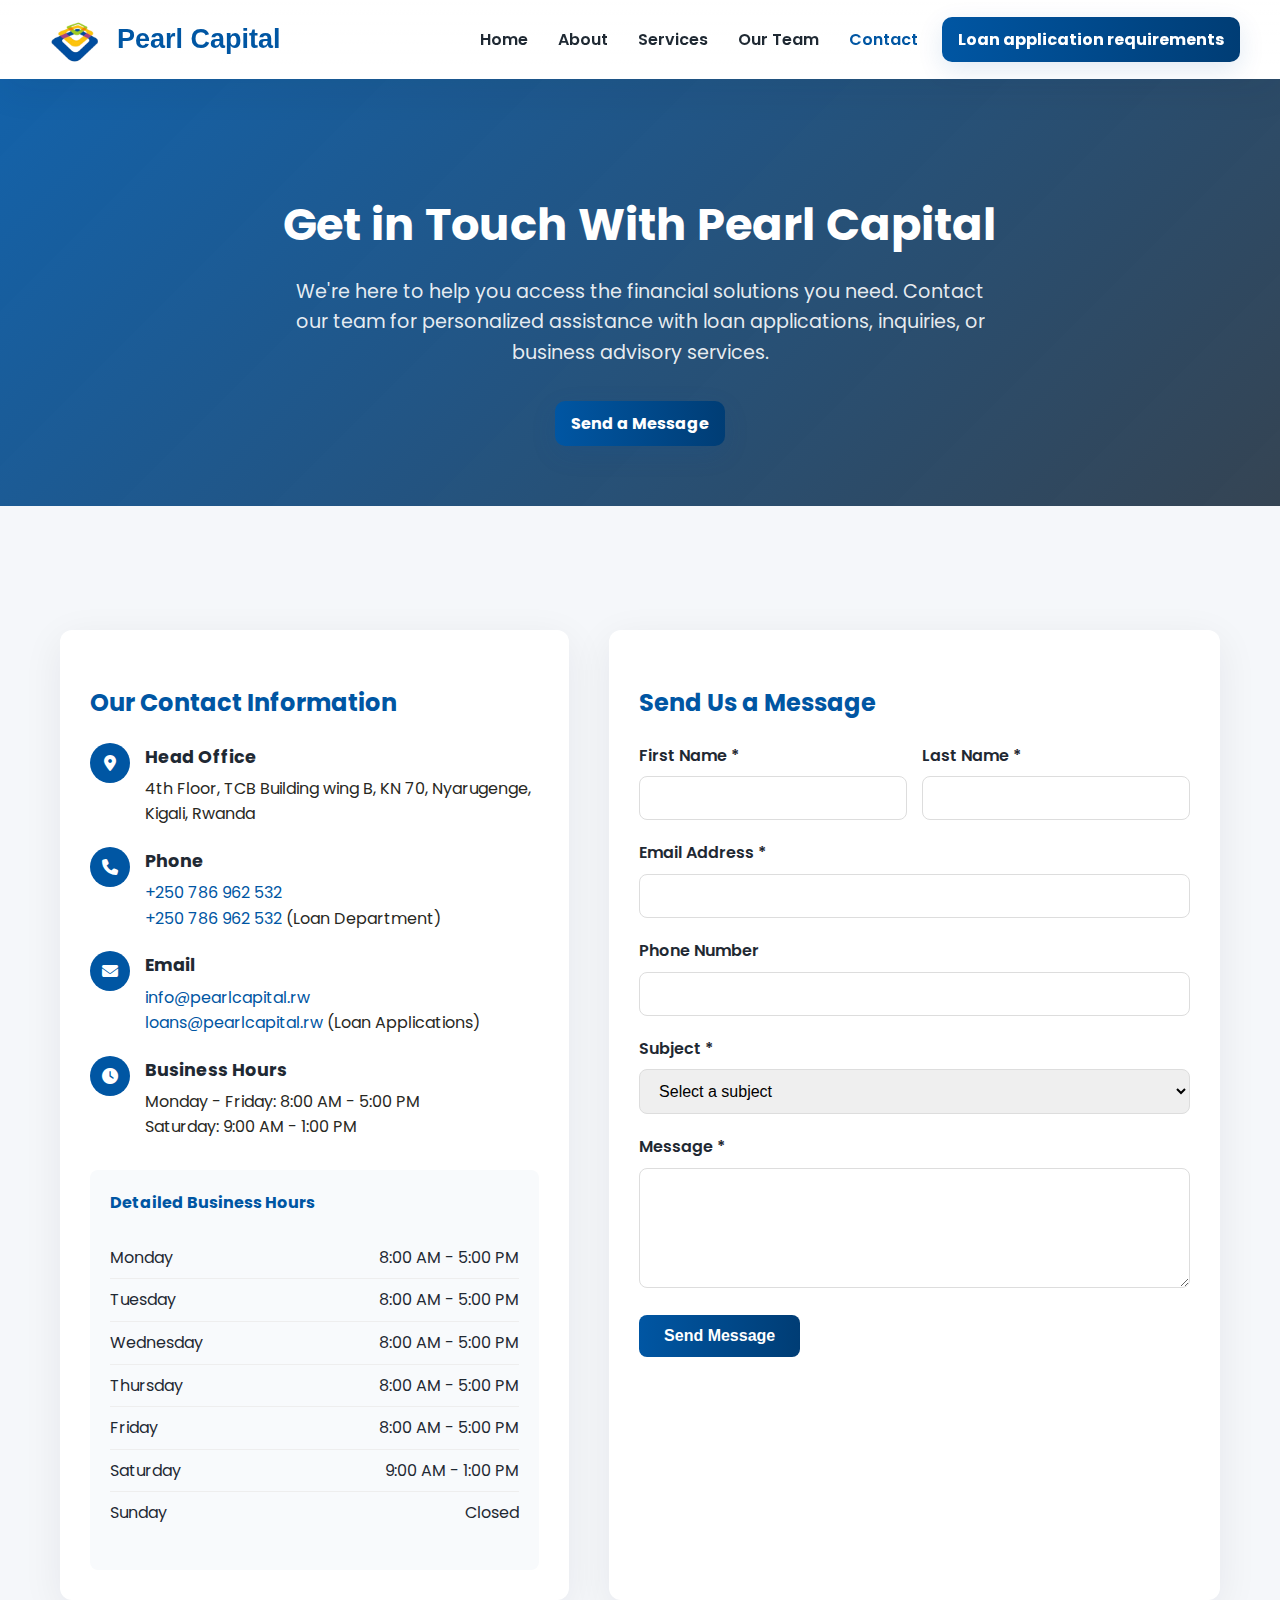
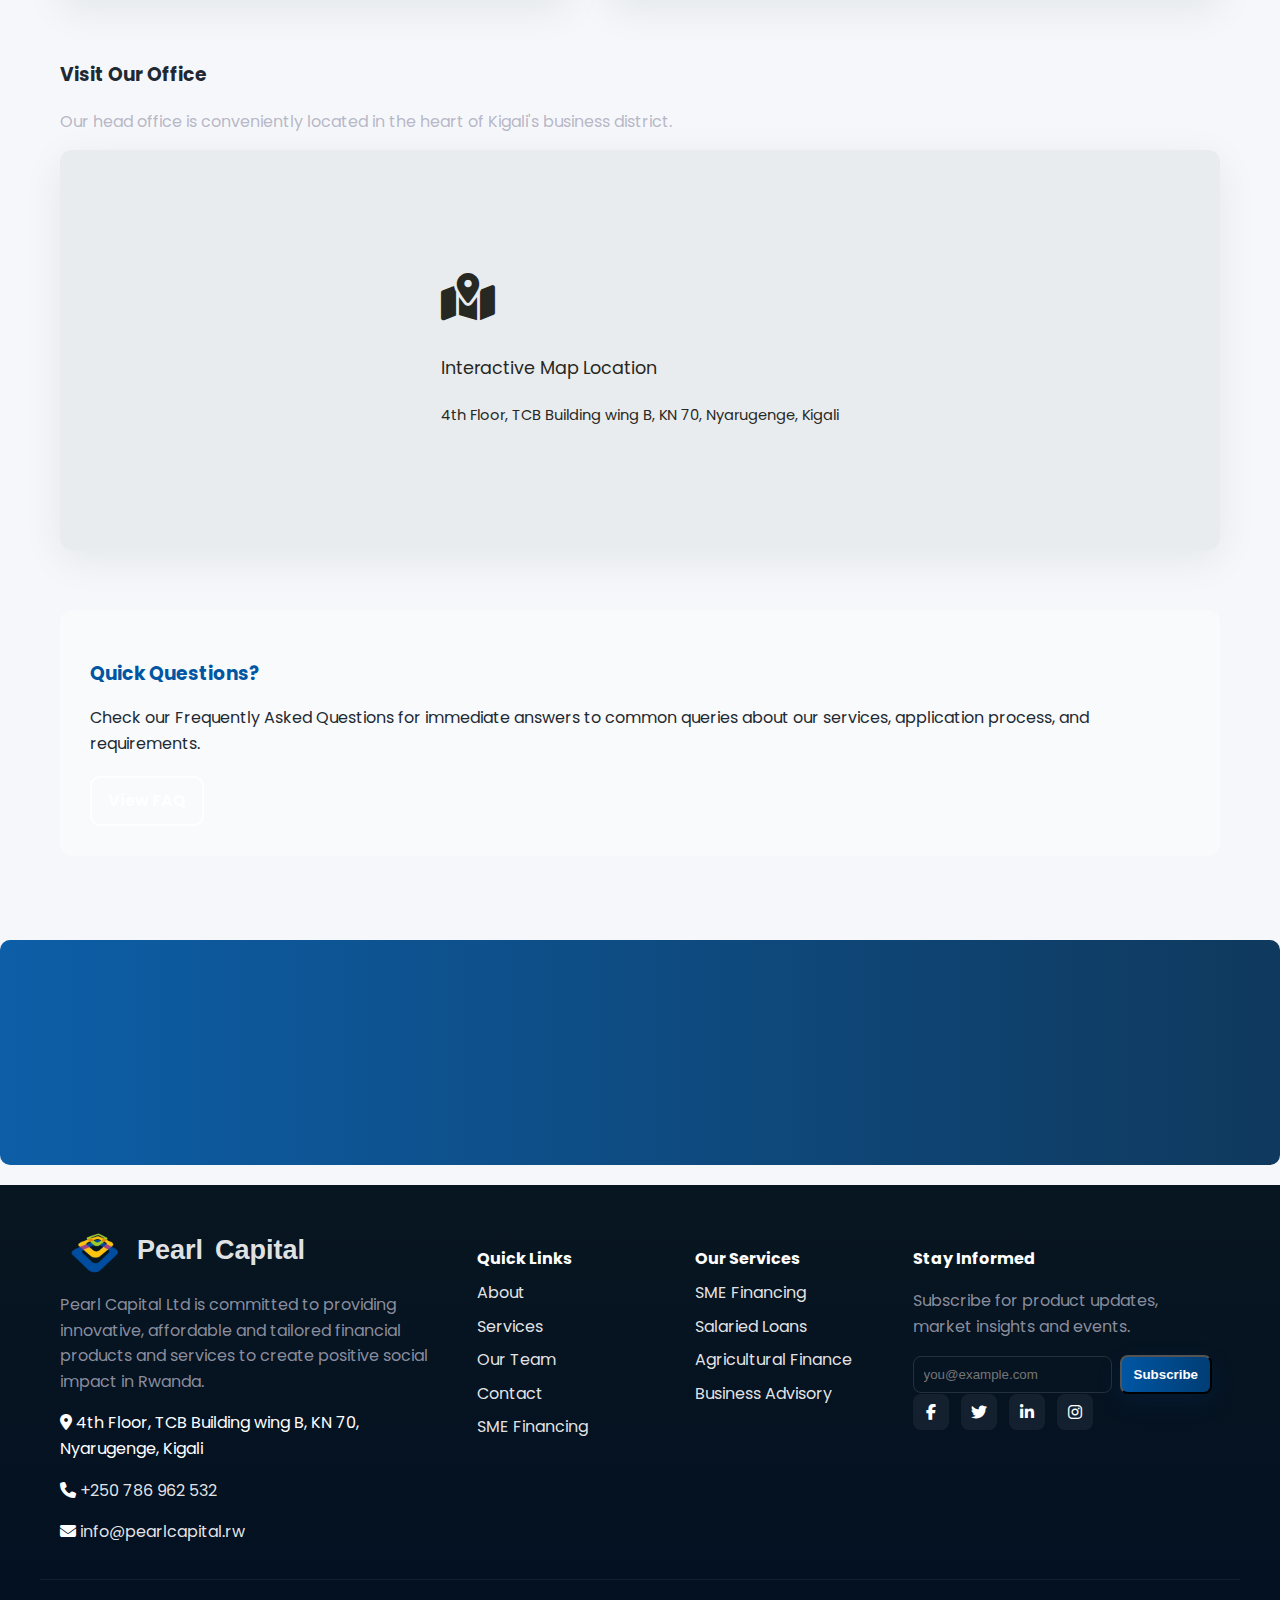
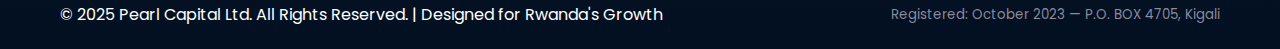
<file: contact.html>
<!DOCTYPE html>
<html lang="en">

<head>
    <meta charset="utf-8" />
    <meta name="viewport" content="width=device-width,initial-scale=1" />
    <link rel="icon" href="logo.png">

    <meta name="description"
        content="Contact Pearl Capital Ltd — Get in touch for micro-lending solutions in Rwanda. Reach our team for SME loans, salaried person loans, and agricultural finance." />
    <title>Contact Us | Pearl Capital Ltd</title>

    <!-- External CSS -->
    <link rel="stylesheet" href="css/styles.css">

    <!-- Fonts & Icons -->
    <link href="https://fonts.googleapis.com/css2?family=Poppins:wght@300;400;600;700&display=swap" rel="stylesheet">
    <link rel="stylesheet" href="https://cdnjs.cloudflare.com/ajax/libs/font-awesome/6.4.0/css/all.min.css">

    <!-- JS (deferred) -->
    <script defer src="js/script.js"></script>

    <style>
        /* CONTACT PAGE SPECIFIC STYLES */

        .contact-hero {
            background: linear-gradient(135deg, rgba(0, 86, 163, 0.92), rgba(26, 43, 60, 0.88)),
                url('https://images.unsplash.com/photo-1560472354-b33ff0c44a43?auto=format&fit=crop&w=1600&q=80') center/cover no-repeat;
            color: #fff;
            padding: 80px 0 60px;
            text-align: center;
        }

        .contact-hero h1 {
            font-size: 2.8rem;
            margin-bottom: 1rem;
        }

        .contact-hero .lead {
            font-size: 1.2rem;
            max-width: 700px;
            margin: 0 auto 2rem;
            opacity: 0.95;
        }

        .contact-grid {
            display: grid;
            grid-template-columns: 1fr 1.2fr;
            gap: 40px;
            margin: 60px 0;
        }

        .contact-info {
            background: #fff;
            border-radius: 12px;
            padding: 30px;
            box-shadow: 0 10px 40px rgba(19, 28, 38, 0.07);
        }

        .contact-info h3 {
            color: var(--primary);
            margin-bottom: 20px;
            font-size: 1.5rem;
        }

        .contact-details {
            margin-bottom: 30px;
        }

        .contact-item {
            display: flex;
            align-items: flex-start;
            margin-bottom: 20px;
        }

        .contact-icon {
            background: var(--primary);
            color: #fff;
            width: 40px;
            height: 40px;
            border-radius: 50%;
            display: flex;
            align-items: center;
            justify-content: center;
            margin-right: 15px;
            flex-shrink: 0;
        }

        .contact-text h4 {
            margin: 0 0 5px;
            font-size: 1.1rem;
        }

        .contact-text p {
            margin: 0;
            color: var(--muted);
        }

        .contact-text a {
            color: var(--primary);
            transition: color 0.3s;
        }

        .contact-text a:hover {
            color: var(--primary-2);
        }

        .business-hours {
            background: #f8fafc;
            border-radius: 8px;
            padding: 20px;
            margin-top: 30px;
        }

        .business-hours h4 {
            margin-top: 0;
            color: var(--primary);
        }

        .hours-list {
            list-style: none;
            padding: 0;
        }

        .hours-list li {
            display: flex;
            justify-content: space-between;
            padding: 8px 0;
            border-bottom: 1px solid #eee;
        }

        .hours-list li:last-child {
            border-bottom: none;
        }

        .contact-form {
            background: #fff;
            border-radius: 12px;
            padding: 30px;
            box-shadow: 0 10px 40px rgba(19, 28, 38, 0.07);
        }

        .contact-form h3 {
            color: var(--primary);
            margin-bottom: 20px;
            font-size: 1.5rem;
        }

        .form-group {
            margin-bottom: 20px;
        }

        .form-label {
            display: block;
            margin-bottom: 8px;
            font-weight: 600;
        }

        .form-control {
            width: 100%;
            padding: 12px 15px;
            border: 1px solid #ddd;
            border-radius: 8px;
            font-size: 1rem;
            transition: border-color 0.3s, box-shadow 0.3s;
        }

        .form-control:focus {
            outline: none;
            border-color: var(--primary);
            box-shadow: 0 0 0 3px rgba(0, 86, 163, 0.1);
        }

        textarea.form-control {
            min-height: 120px;
            resize: vertical;
        }

        .form-row {
            display: grid;
            grid-template-columns: 1fr 1fr;
            gap: 15px;
        }

        .form-submit {
            background: linear-gradient(90deg, var(--primary), var(--primary-2));
            color: #fff;
            border: none;
            border-radius: 8px;
            padding: 12px 25px;
            font-size: 1rem;
            font-weight: 600;
            cursor: pointer;
            transition: transform 0.3s, box-shadow 0.3s;
        }

        .form-submit:hover {
            transform: translateY(-2px);
            box-shadow: 0 5px 15px rgba(0, 86, 163, 0.3);
        }

        .map-section {
            margin: 60px 0;
        }

        .map-container {
            border-radius: 12px;
            overflow: hidden;
            box-shadow: 0 10px 40px rgba(19, 28, 38, 0.07);
            height: 400px;
        }

        .map-placeholder {
            background: #e9ecef;
            height: 100%;
            display: flex;
            align-items: center;
            justify-content: center;
            color: var(--muted);
            font-size: 1.1rem;
        }

        .faq-contact {
            background: #f8fafc;
            border-radius: 12px;
            padding: 30px;
            margin-top: 40px;
        }

        .faq-contact h3 {
            color: var(--primary);
            margin-bottom: 15px;
        }

        .faq-contact p {
            margin-bottom: 20px;
        }

        /* Responsive adjustments */
        @media (max-width: 992px) {
            .contact-grid {
                grid-template-columns: 1fr;
                gap: 30px;
            }

            .form-row {
                grid-template-columns: 1fr;
            }
        }

        @media (max-width: 768px) {
            .contact-hero h1 {
                font-size: 2.2rem;
            }

            .contact-hero .lead {
                font-size: 1.1rem;
            }
        }
    </style>
</head>

<body>
    <!-- Header -->
    <header class="site-header">
        <div class="container header-inner">
            <a class="brand" href="index.html" aria-label="Pearl Capital home">
                <img src="logo.png" alt="logo" width="65">
                <span class="brand-text">Pearl <strong>Capital</strong></span>
            </a>

            <nav class="main-nav" aria-label="Main navigation">
                <button class="hamburger" aria-label="Toggle menu" aria-expanded="false"><i
                        class="fas fa-bars"></i></button>
                <ul class="nav-list" role="menubar">
                    <li role="none"><a role="menuitem" class="nav-link" href="index.html">Home</a></li>
                    <li role="none"><a role="menuitem" class="nav-link" href="about.html">About</a></li>
                    <li role="none"><a role="menuitem" class="nav-link" href="services.html">Services</a></li>
                    <li role="none"><a role="menuitem" class="nav-link" href="ourteam.html">Our Team</a></li>
                    <li role="none"><a role="menuitem" class="nav-link active" href="contact.html">Contact</a></li>
                    <li role="none"><a role="menuitem" class="btn btn-primary nav-cta" href="contact.html">Loan application requirements</a>
                    </li>
                </ul>
            </nav>
        </div>
    </header>

    <!-- Contact Hero -->
    <section class="contact-hero">
        <div class="container">
            <h1>Get in Touch With Pearl Capital</h1>
            <p class="lead">We're here to help you access the financial solutions you need. Contact our team for
                personalized assistance with loan applications, inquiries, or business advisory services.</p>
            <a class="btn btn-primary" href="#contact-form">Send a Message</a>
        </div>
    </section>

    <!-- Contact Content -->
    <section class="section">
        <div class="container">
            <div class="contact-grid">
                <!-- Contact Information -->
                <div class="contact-info">
                    <h3>Our Contact Information</h3>
                    <div class="contact-details">
                        <div class="contact-item">
                            <div class="contact-icon">
                                <i class="fas fa-map-marker-alt"></i>
                            </div>
                            <div class="contact-text">
                                <h4>Head Office</h4>
                                <p>4th Floor, TCB Building wing B, KN 70, Nyarugenge, Kigali, Rwanda</p>
                            </div>
                        </div>

                        <div class="contact-item">
                            <div class="contact-icon">
                                <i class="fas fa-phone"></i>
                            </div>
                            <div class="contact-text">
                                <h4>Phone</h4>
                                <p><a href="tel:+250788123456">+250 786 962 532</a></p>
                                <p><a href="tel:+250788123457">+250 786 962 532</a> (Loan Department)</p>
                            </div>
                        </div>

                        <div class="contact-item">
                            <div class="contact-icon">
                                <i class="fas fa-envelope"></i>
                            </div>
                            <div class="contact-text">
                                <h4>Email</h4>
                                <p><a href="mailto:info@pearlcapital.rw">info@pearlcapital.rw</a></p>
                                <p><a href="mailto:loans@pearlcapital.rw">loans@pearlcapital.rw</a> (Loan Applications)
                                </p>
                            </div>
                        </div>

                        <div class="contact-item">
                            <div class="contact-icon">
                                <i class="fas fa-clock"></i>
                            </div>
                            <div class="contact-text">
                                <h4>Business Hours</h4>
                                <p>Monday - Friday: 8:00 AM - 5:00 PM</p>
                                <p>Saturday: 9:00 AM - 1:00 PM</p>
                            </div>
                        </div>
                    </div>

                    <div class="business-hours">
                        <h4>Detailed Business Hours</h4>
                        <ul class="hours-list">
                            <li><span>Monday</span> <span>8:00 AM - 5:00 PM</span></li>
                            <li><span>Tuesday</span> <span>8:00 AM - 5:00 PM</span></li>
                            <li><span>Wednesday</span> <span>8:00 AM - 5:00 PM</span></li>
                            <li><span>Thursday</span> <span>8:00 AM - 5:00 PM</span></li>
                            <li><span>Friday</span> <span>8:00 AM - 5:00 PM</span></li>
                            <li><span>Saturday</span> <span>9:00 AM - 1:00 PM</span></li>
                            <li><span>Sunday</span> <span>Closed</span></li>
                        </ul>
                    </div>
                </div>

                <!-- Contact Form -->
                <div class="contact-form">
                    <h3 id="contact-form">Send Us a Message</h3>
                    <form id="contactForm" novalidate>
                        <div class="form-row">
                            <div class="form-group">
                                <label for="firstName" class="form-label">First Name *</label>
                                <input type="text" id="firstName" class="form-control" required>
                            </div>

                            <div class="form-group">
                                <label for="lastName" class="form-label">Last Name *</label>
                                <input type="text" id="lastName" class="form-control" required>
                            </div>
                        </div>

                        <div class="form-group">
                            <label for="email" class="form-label">Email Address *</label>
                            <input type="email" id="email" class="form-control" required>
                        </div>

                        <div class="form-group">
                            <label for="phone" class="form-label">Phone Number</label>
                            <input type="tel" id="phone" class="form-control">
                        </div>

                        <div class="form-group">
                            <label for="subject" class="form-label">Subject *</label>
                            <select id="subject" class="form-control" required>
                                <option value="" disabled selected>Select a subject</option>
                                <option value="loan-inquiry">Loan Inquiry</option>
                                <option value="sme-financing">SME Financing</option>
                                <option value="salaried-loans">Salaried Person Loans</option>
                                <option value="agricultural-finance">Agricultural Finance</option>
                                <option value="general-inquiry">General Inquiry</option>
                                <option value="complaint">Complaint</option>
                                <option value="feedback">Feedback</option>
                                <option value="other">Other</option>
                            </select>
                        </div>

                        <div class="form-group">
                            <label for="message" class="form-label">Message *</label>
                            <textarea id="message" class="form-control" required></textarea>
                        </div>

                        <button type="submit" class="form-submit">Send Message</button>
                    </form>
                </div>
            </div>

            <!-- Map Section -->
            <div class="map-section">
                <h3>Visit Our Office</h3>
                <p class="muted">Our head office is conveniently located in the heart of Kigali's business district.</p>
                <div class="map-container">
                    <div class="map-placeholder">
                        <div>
                            <i class="fas fa-map-marked-alt" style="font-size: 3rem; margin-bottom: 1rem;"></i>
                            <p>Interactive Map Location</p>
                            <small>4th Floor, TCB Building wing B, KN 70, Nyarugenge, Kigali</small>
                        </div>
                    </div>
                </div>
            </div>

            <!-- FAQ Contact Section -->
            <div class="faq-contact">
                <h3>Quick Questions?</h3>
                <p>Check our Frequently Asked Questions for immediate answers to common queries about our services,
                    application process, and requirements.</p>
                <a class="btn btn-outline" href="index.html#faq">View FAQ</a>
            </div>
        </div>
    </section>

    <!-- CTA Section -->
    <section class="section cta-large" aria-labelledby="cta">
        <div class="container" data-anim="slide-up">
            <h2 id="cta">Ready to grow with Pearl Capital?</h2>
            <p class="muted">Start your application online or talk to a loan officer for personalized advice.</p>
            <div class="cta-actions">
                <a class="btn btn-primary" href="contact.html">Loan application requirements/a>
                <a class="btn btn-outline" href="ourteam.html">Meet Our Team</a>
            </div>
        </div>
    </section>

    <!-- Footer -->
    <footer class="site-footer">
        <div class="container footer-grid">
            <div class="footer-col about">
                <a class="brand" href="index.html"> <img src="logo.png" alt="logo.png" width="65">
                    Pearl <strong>Capital</strong></a>
                <p class="muted">Pearl Capital Ltd is committed to providing innovative, affordable and tailored
                    financial products and services to create positive social impact in Rwanda.</p>

                <div class="contact-mini">
                    <p><i class="fas fa-map-marker-alt"></i> 4th Floor, TCB Building wing B, KN 70, Nyarugenge, Kigali
                    </p>
                    <p><i class="fas fa-phone"></i> <a href="tel:+250788123456">+250 786 962 532</a></p>
                    <p><i class="fas fa-envelope"></i> <a href="mailto:info@pearlcapital.rw">info@pearlcapital.rw</a>
                    </p>
                </div>
            </div>

            <div class="footer-col links">
                <h4>Quick Links</h4>
                <ul>
                    <li><a href="about.html">About</a></li>
                    <li><a href="services.html">Services</a></li>
                    <li><a href="ourteam.html">Our Team</a></li>
                    <li><a href="contact.html">Contact</a></li>
                    <li><a href="services.html#sme">SME Financing</a></li>
                </ul>
            </div>

            <div class="footer-col services">
                <h4>Our Services</h4>
                <ul>
                    <li><a href="services.html#sme">SME Financing</a></li>
                    <li><a href="services.html#salaried">Salaried Loans</a></li>
                    <li><a href="services.html#agri">Agricultural Finance</a></li>
                    <li><a href="services.html">Business Advisory</a></li>
                </ul>
            </div>

            <div class="footer-col newsletter">
                <h4>Stay Informed</h4>
                <p class="muted">Subscribe for product updates, market insights and events.</p>
                <form id="newsletterForm" class="newsletter-form" novalidate>
                    <input type="email" id="newsletterEmail" placeholder="you@example.com" required>
                    <button class="btn btn-primary" type="submit">Subscribe</button>
                    <div id="newsletterMessage" class="small form-message" aria-live="polite"></div>
                </form>

                <div class="social">
                    <a href="#" aria-label="Facebook"><i class="fab fa-facebook-f"></i></a>
                    <a href="#" aria-label="Twitter"><i class="fab fa-twitter"></i></a>
                    <a href="#" aria-label="LinkedIn"><i class="fab fa-linkedin-in"></i></a>
                    <a href="#" aria-label="Instagram"><i class="fab fa-instagram"></i></a>
                </div>
            </div>
        </div>

        <div class="container footer-bottom">
            <div class="row">
                <p>&copy; 2025 Pearl Capital Ltd. All Rights Reserved. | Designed for Rwanda's Growth</p>
                <small class="muted">Registered: October 2023 — P.O. BOX 4705, Kigali</small>
            </div>
        </div>
    </footer>

    <script>
        // Simple form validation for the contact page
        document.addEventListener('DOMContentLoaded', function () {
            const contactForm = document.getElementById('contactForm');

            if (contactForm) {
                contactForm.addEventListener('submit', function (e) {
                    e.preventDefault();

                    // Basic validation
                    const firstName = document.getElementById('firstName');
                    const lastName = document.getElementById('lastName');
                    const email = document.getElementById('email');
                    const subject = document.getElementById('subject');
                    const message = document.getElementById('message');

                    let isValid = true;

                    // Reset previous error states
                    const errorFields = contactForm.querySelectorAll('.error');
                    errorFields.forEach(field => field.classList.remove('error'));

                    // Validate required fields
                    if (!firstName.value.trim()) {
                        isValid = false;
                        firstName.classList.add('error');
                    }

                    if (!lastName.value.trim()) {
                        isValid = false;
                        lastName.classList.add('error');
                    }

                    if (!email.value.trim() || !isValidEmail(email.value)) {
                        isValid = false;
                        email.classList.add('error');
                    }

                    if (!subject.value) {
                        isValid = false;
                        subject.classList.add('error');
                    }

                    if (!message.value.trim()) {
                        isValid = false;
                        message.classList.add('error');
                    }

                    if (isValid) {
                        // In a real application, you would submit the form data to a server
                        alert('Thank you for your message! We will get back to you soon.');
                        contactForm.reset();
                    } else {
                        alert('Please fill in all required fields correctly.');
                    }
                });
            }

            function isValidEmail(email) {
                const re = /^[^\s@]+@[^\s@]+\.[^\s@]+$/;
                return re.test(email);
            }
        });
    </script>
</body>

</html>
</file>
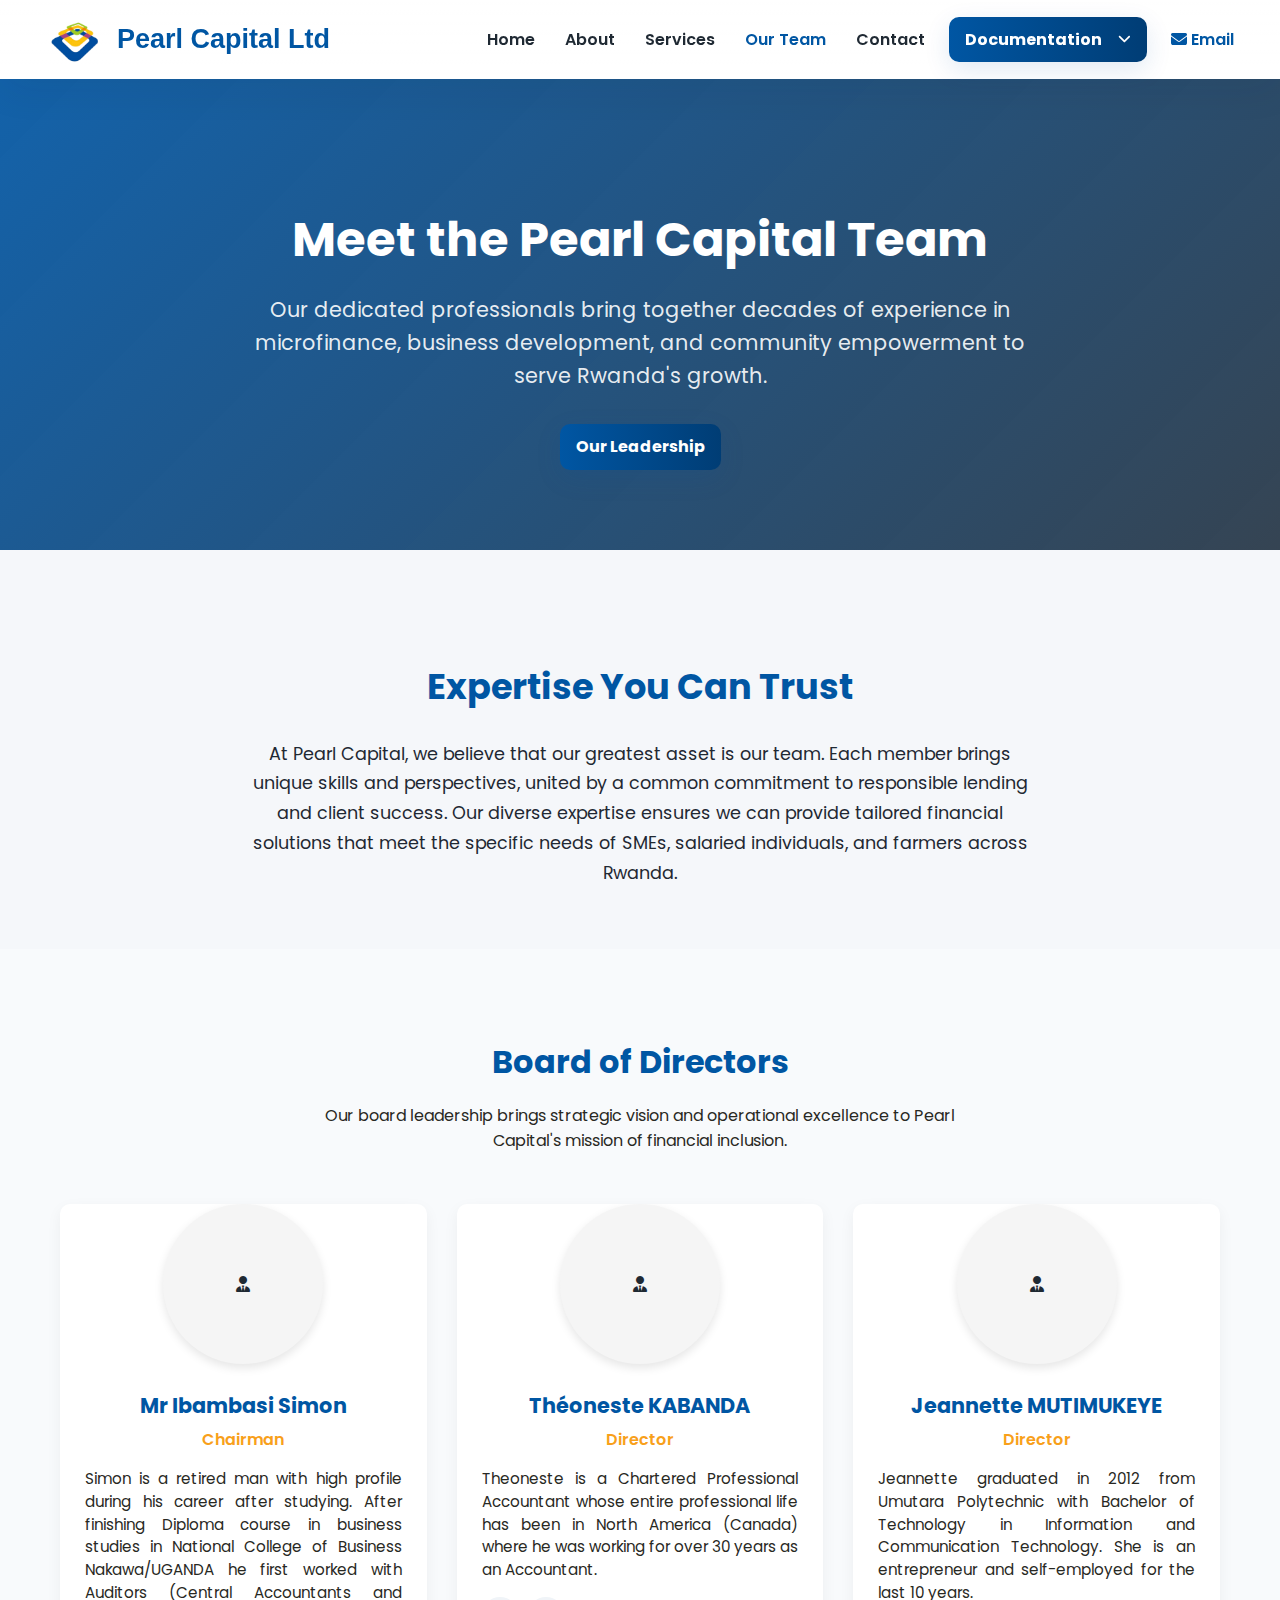
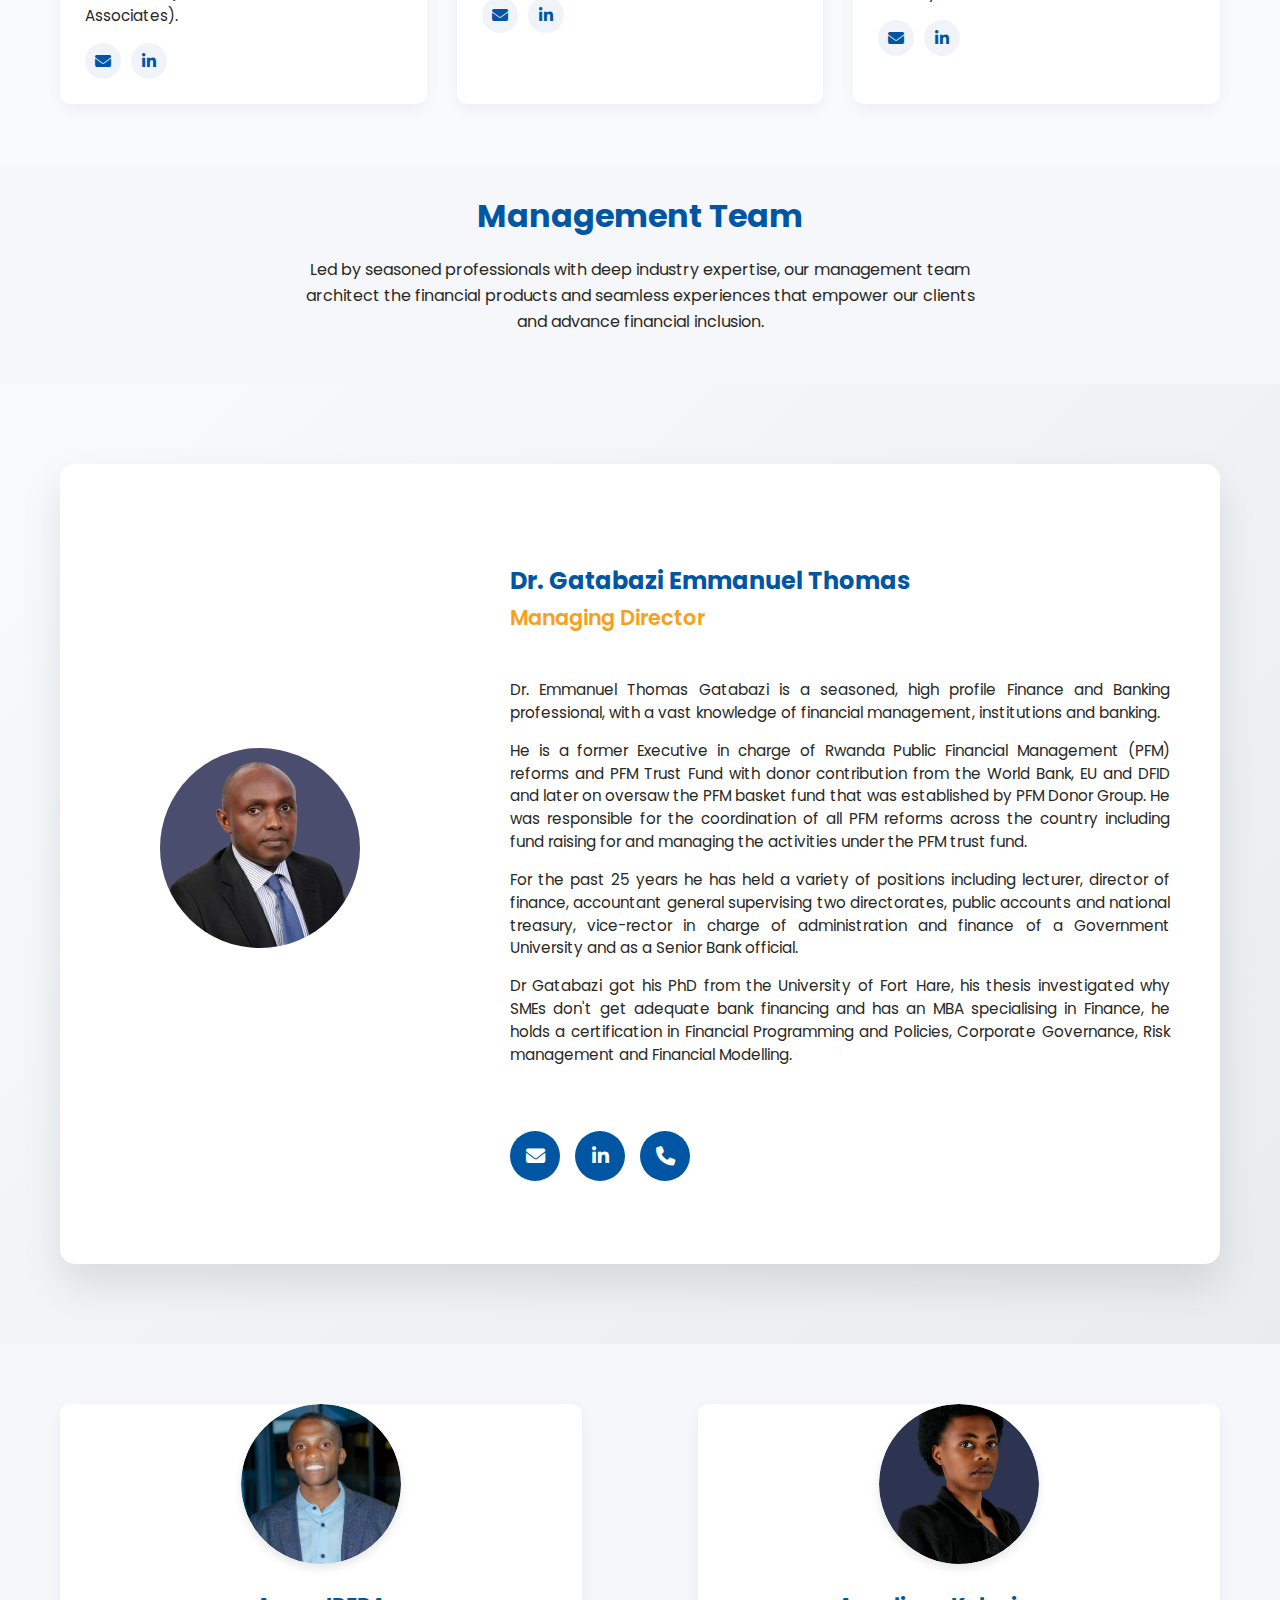
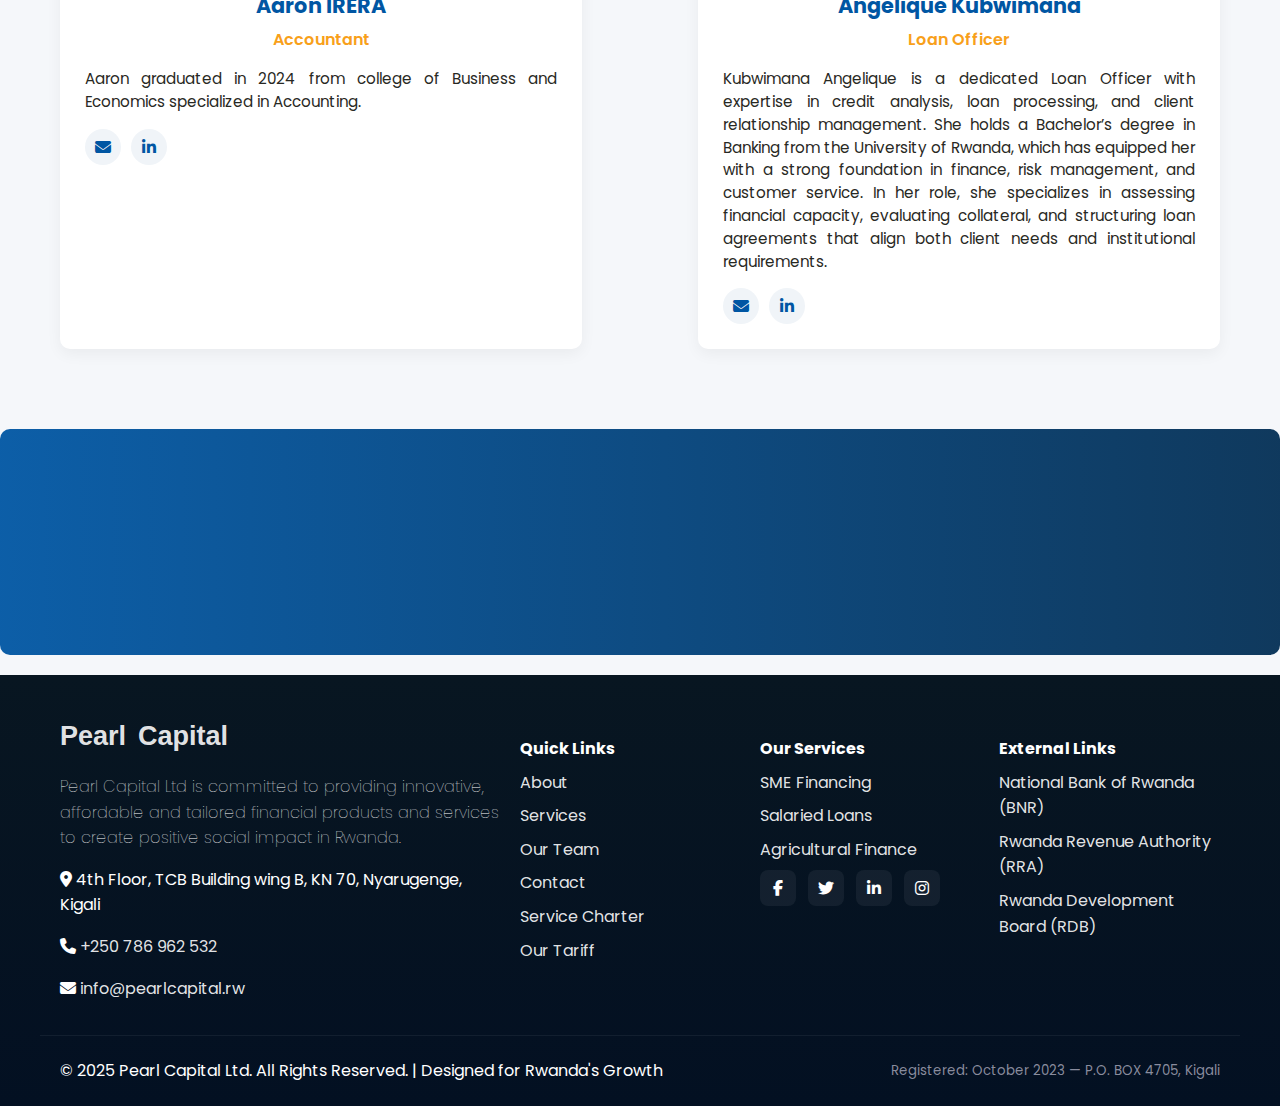
<file: ourteam.html>
<!DOCTYPE html>
<html lang="en">

<head>
  <meta charset="utf-8" />
  <link rel="icon" href="logo.png">

  <meta name="viewport" content="width=device-width,initial-scale=1" />
  <meta name="description"
    content="Meet the Pearl Capital Ltd team — Experienced professionals dedicated to providing responsible micro-lending solutions in Rwanda." />
  <title>Our Team | Pearl Capital Ltd</title>

  <!-- External CSS -->
  <link rel="stylesheet" href="css/styles.css">

  <!-- Fonts & Icons -->
  <link href="https://fonts.googleapis.com/css2?family=Poppins:wght@300;400;600;700&display=swap" rel="stylesheet">
  <link rel="stylesheet" href="https://cdnjs.cloudflare.com/ajax/libs/font-awesome/6.4.0/css/all.min.css">

  <!-- JS (deferred) -->
  <script defer src="js/script.js"></script>

  <style>
    /* OUR TEAM PAGE SPECIFIC STYLES */
    .dropdown {
    position: relative;
}

.dropdown-menu {
    display: none;
    position: absolute;
    top: 100%;
    right: 0;
    background: white;
    border: 1px solid #ddd;
    border-radius: 4px;
    min-width: 200px;
    box-shadow: 0 2px 8px rgba(0,0,0,0.1);
    list-style: none;
    padding: 0.5rem 0;
    margin: 0.5rem 0 0 0;
    z-index: 1000;
}

.dropdown-menu.show {
    display: block;
}

.dropdown-item {
    display: block;
    padding: 0.5rem 1rem;
    color: #333;
    text-decoration: none;
}

.dropdown-item:hover {
    background: #f5f5f5;
}

.dropdown-toggle .fa-chevron-down {
    font-size: 0.8em;
    margin-left: 0.5rem;
}
    .team-hero {
      background: linear-gradient(135deg, rgba(0, 86, 163, 0.92), rgba(26, 43, 60, 0.88)),
        url('https://images.unsplash.com/photo-1552664730-d307ca884978?auto=format&fit=crop&w=1600&q=80') center/cover no-repeat;
      color: #fff;
      padding: 100px 0 80px;
      text-align: center;
    }

    .team-hero h1 {
      font-size: 3rem;
      margin-bottom: 1.5rem;
      line-height: 1.2;
    }

    .team-hero .lead {
      font-size: 1.3rem;
      max-width: 800px;
      margin: 0 auto 2rem;
      opacity: 0.95;
      line-height: 1.6;
    }

    .team-intro {
      padding: 80px 0 60px;
      text-align: center;
    }

    .team-intro h2 {
      color: var(--primary);
      font-size: 2.2rem;
      margin-bottom: 1.5rem;
    }

    .team-intro p {
      font-size: 1.1rem;
      max-width: 800px;
      margin: 0 auto;
      line-height: 1.7;
    }

    .team-section {
      padding: 60px 0;
    }

    .team-section:nth-child(even) {
      background: #f8fafc;
    }

    .section-heading {
      text-align: center;
      margin-bottom: 50px;
    }

    .section-heading h2 {
      color: var(--primary);
      font-size: 2rem;
      margin-bottom: 1rem;
    }

    .section-heading p {
      color: var(--muted);
      max-width: 700px;
      margin: 0 auto;
    }

    .team-grid {
      display: grid;
      grid-template-columns: repeat(3, 1fr);
      gap: 30px;
    }

    .team-card {
      background: #fff;
      border-radius: 10px;
      overflow: hidden;
      box-shadow: 0 5px 15px rgba(0, 0, 0, 0.05);
      transition: transform 0.3s, box-shadow 0.3s;
    }

    .team-card:hover {
      transform: translateY(-5px);
      box-shadow: 0 10px 25px rgba(0, 0, 0, 0.1);
    }

    .team-img {
  width: 160px;              /* adjust as needed (150–200px works well) */
  height: 160px;
  border-radius: 50%;        /* makes it a perfect circle */
  overflow: hidden;          /* hides anything outside the circle */
  display: flex;
  align-items: center;
  justify-content: center;
  background-color: #f5f5f5; /* light neutral background if image has transparency */
  box-shadow: 0 4px 10px rgba(0, 0, 0, 0.1); /* subtle shadow for depth */
  margin: 0 auto;            /* centers the profile image container */
}

.team-img img {
  width: 100%;
  height: 100%;
  object-fit: cover;         /* fills the circle without distortion */
  border-radius: 50%;
  transition: transform 0.3s ease; /* smooth hover animation */
}

.team-img img:hover {
  transform: scale(1.05);    /* gentle zoom on hover */
}

    .team-info {
      padding: 25px;
    }

    .team-info h3 {
      margin: 0 0 5px;
      color: var(--primary);
      font-size: 1.3rem;
      text-align: center;
    }

    .team-position {
      color: var(--accent);
      text-align: center;
      font-weight: 600;
      margin-bottom: 10px;
      display: block;
    }

    .team-bio {
      color: var(--muted);
      font-size: 0.95rem;
      line-height: 1.5;
      margin-bottom: 15px;
      text-align: justify;
    }

    .team-contact {
      display: flex;
      gap: 10px;
      margin-top: 15px;
    }

    .team-contact a {
      width: 36px;
      height: 36px;
      border-radius: 50%;
      background: #f0f4f8;
      color: var(--primary);
      display: flex;
      align-items: center;
      justify-content: center;
      transition: all 0.3s;
    }

    .team-contact a:hover {
      background: var(--primary);
      color: #fff;
    }

    .team-stats {
      padding: 80px 0;
      background: linear-gradient(135deg, var(--primary), var(--primary-2));
      color: #fff;
    }

    .stats-grid {
      display: grid;
      grid-template-columns: repeat(4, 1fr);
      gap: 30px;
      text-align: center;
    }

    .stat-item {
      padding: 20px;
    }

    .stat-icon {
      font-size: 2.5rem;
      margin-bottom: 15px;
      opacity: 0.9;
    }

    .stat-number {
      font-size: 2.5rem;
      font-weight: 700;
      margin-bottom: 10px;
    }

    .stat-label {
      font-size: 1.1rem;
      opacity: 0.9;
    }

    .advisory-section {
      padding: 80px 0;
    }

    .advisory-grid {
      display: grid;
      grid-template-columns: repeat(2, 1fr);
      gap: 40px;
      align-items: center;
    }

    .advisory-content h2 {
      color: var(--primary);
      font-size: 2rem;
      margin-bottom: 1.5rem;
    }

    .advisory-content p {
      margin-bottom: 1.5rem;
      line-height: 1.7;
    }

    .advisory-list {
      list-style: none;
      padding: 0;
    }

    .advisory-list li {
      display: flex;
      align-items: flex-start;
      margin-bottom: 15px;
    }

    .advisory-list i {
      color: var(--accent);
      margin-right: 10px;
      margin-top: 3px;
      flex-shrink: 0;
    }

    .advisory-media {
      border-radius: 10px;
      overflow: hidden;
      box-shadow: 0 10px 30px rgba(0, 0, 0, 0.1);
    }

    .advisory-media img {
      width: 100%;
      height: auto;
      display: block;
    }

    .careers-cta {
      padding: 80px 0;
      background: #f8fafc;
      text-align: center;
    }

    .careers-content {
      max-width: 700px;
      margin: 0 auto;
    }

    .careers-content h2 {
      color: var(--primary);
      font-size: 2.2rem;
      margin-bottom: 1.5rem;
    }

    .careers-content p {
      font-size: 1.1rem;
      margin-bottom: 2rem;
      line-height: 1.7;
    }

    .values-grid {
      display: grid;
      grid-template-columns: repeat(3, 1fr);
      gap: 30px;
      margin-top: 40px;
    }

    .value-item {
      background: #fff;
      border-radius: 10px;
      padding: 30px;
      text-align: center;
      box-shadow: 0 5px 15px rgba(0, 0, 0, 0.05);
    }

    .value-icon {
      width: 70px;
      height: 70px;
      border-radius: 50%;
      background: var(--primary);
      color: #fff;
      display: flex;
      align-items: center;
      justify-content: center;
      font-size: 1.8rem;
      margin: 0 auto 20px;
    }

    .value-item h4 {
      color: var(--primary);
      margin-bottom: 15px;
    }

    /* DR. GATABAZI FULL SCREEN SECTION */
    .fullscreen-section {
      min-height: auto;
      display: block;
      align-items: center;
      background: linear-gradient(135deg, #f8fafc 0%, #e9ecef 100%);
      padding: 80px 0;
    }

    .fullscreen-card {
      background: #fff;
      border-radius: 15px;
      box-shadow: 0 20px 40px rgba(0, 0, 0, 0.1);
      overflow: hidden;
      max-width: 1200px;
      margin: 0 auto;
      display: grid;
      grid-template-columns: 400px 1fr;
      min-height: 800px;
    }

    .fullscreen-img {
      display: flex;
      align-items: center;
      justify-content: center;
      color: #fff;
      font-size: 6rem;
      padding: 40px;
      position: relative;
      overflow: hidden;
    }

    .fullscreen-img::before {
      content: '';
      position: absolute;
      top: 0;
      left: 0;
      right: 0;
      bottom: 0;
      opacity: 0.1;
    }

    .fullscreen-content {
      padding: 50px;
      display: flex;
      flex-direction: column;
      justify-content: center;
      overflow-y: auto;
      max-height: 800px;
    }

    .fullscreen-content h2 {
      color: var(--primary);
      font-size: 1.5rem;
      margin-bottom: 5px;
      line-height: 1.2;
    }

    .fullscreen-position {
      color: var(--accent);
      font-size: 1.3rem;
      font-weight: 600;
      margin-bottom: 30px;
      display: block;
    }

    .fullscreen-bio {
      color: var(--muted);
      line-height: 1.3;
      font-size: 1.1rem;
      margin-bottom: 20px;
    }

    .fullscreen-contact {
      display: flex;
      gap: 15px;
      margin-top: 30px;
    }

    .fullscreen-contact a {
      width: 50px;
      height: 50px;
      border-radius: 50%;
      background: var(--primary);
      color: #fff;
      display: flex;
      align-items: center;
      justify-content: center;
      font-size: 1.2rem;
      transition: all 0.3s;
      text-decoration: none;
    }

    .fullscreen-contact a:hover {
      background: var(--primary-2);
      transform: translateY(-3px);
    }

    /* Modal styles for team member details */
    .team-modal {
      display: none;
      position: fixed;
      top: 0;
      left: 0;
      width: 100%;
      height: 100%;
      background: rgba(0, 0, 0, 0.7);
      z-index: 1000;
      align-items: center;
      justify-content: center;
      padding: 20px;
    }

    .modal-content {
      background: #fff;
      border-radius: 10px;
      max-width: 800px;
      width: 100%;
      max-height: 90vh;
      overflow-y: auto;
      position: relative;
    }

    .modal-close {
      position: absolute;
      top: 15px;
      right: 15px;
      background: transparent;
      border: none;
      font-size: 1.5rem;
      cursor: pointer;
      color: var(--muted);
      z-index: 10;
    }

    .modal-body {
      padding: 30px;
    }

    .modal-header {
      display: grid;
      grid-template-columns: 200px 1fr;
      gap: 30px;
      margin-bottom: 30px;
    }

    .modal-img {
      height: 200px;
      background: #e9ecef;
      border-radius: 10px;
      display: flex;
      align-items: center;
      justify-content: center;
      color: var(--muted);
      font-size: 4rem;
    }

    .modal-info h2 {
      color: var(--primary);
      margin: 0 0 5px;
    }

    .modal-position {
      color: var(--accent);
      font-weight: 600;
      margin-bottom: 15px;
      display: block;
    }

    .modal-contact {
      display: flex;
      gap: 10px;
      margin-top: 15px;
    }

    .modal-details h3 {
      color: var(--primary);
      margin: 25px 0 15px;
      padding-bottom: 10px;
      border-bottom: 1px solid #eee;
    }

    /* Responsive adjustments */
    @media (max-width: 1100px) {
      .team-grid {
        grid-template-columns: repeat(2, 1fr);
      }

      .stats-grid {
        grid-template-columns: repeat(2, 1fr);
      }

      .fullscreen-card {
        grid-template-columns: 1fr;
        max-width: 600px;
      }

      .fullscreen-img {
        height: 300px;
        font-size: 4rem;
      }
    }

    @media (max-width: 768px) {
      .team-hero h1 {
        font-size: 2.5rem;
      }

      .team-hero .lead {
        font-size: 1.1rem;
      }

      .team-grid {
        grid-template-columns: 1fr;
      }

      .stats-grid {
        grid-template-columns: 1fr;
      }

      .advisory-grid {
        grid-template-columns: 1fr;
      }

      .values-grid {
        grid-template-columns: 1fr;
      }

      .modal-header {
        grid-template-columns: 1fr;
        text-align: center;
      }

      .modal-contact {
        justify-content: center;
      }

      .fullscreen-content {
        padding: 30px;
      }

      .fullscreen-content h2 {
        font-size: 2rem;
      }

      .fullscreen-position {
        font-size: 1.1rem;
      }
    }
    .fullscreen-img {
    margin-bottom: 2rem;
}

.fullscreen-img img {
    width: 200px;
    height: 200px;
    border-radius: 50%;
    object-fit: cover;
}
  </style>
</head>

<body>

  <!-- Header -->
  <header class="site-header">
    <div class="container header-inner">
      <a class="brand" href="index.html" aria-label="Pearl Capital home">
        <img src="logo.png" alt="logo.png" width="65">
        <span class="brand-text">Pearl <strong>Capital Ltd</strong></span>
      </a>

      <nav class="main-nav" aria-label="Main navigation">
        <button class="hamburger" aria-label="Toggle menu" aria-expanded="false"><i class="fas fa-bars"></i></button>
        <ul class="nav-list" role="menubar">
          <li role="none"><a role="menuitem" class="nav-link" href="index.html">Home</a></li>
          <li role="none"><a role="menuitem" class="nav-link" href="about.html">About</a></li>
          <li role="none"><a role="menuitem" class="nav-link" href="services.html">Services</a></li>
          <li role="none"><a role="menuitem" class="nav-link active" href="ourteam.html">Our Team</a></li>
          <li role="none"><a role="menuitem" class="nav-link" href="contact.html">Contact</a></li>
          <li role="none" class="dropdown">
            <a role="menuitem" class="btn btn-primary nav-cta dropdown-toggle" href="#" aria-expanded="false">
                Documentation<i class="fas fa-chevron-down"></i>
            </a>
            <ul class="dropdown-menu">
                <li><a class="dropdown-item" href="loan.pdf" target="_blank">Loan application requirements <a></li>
                <li><a class="dropdown-item" href="service.pdf" target="_blank">Service Charter</a></li>
                <li><a class="dropdown-item" href="tarif.pdf" target="_blank">Our Tariff</a></li>
            </ul>
        </li>
          <li role="none">
            <a role="menuitem" class="nav-link active" href="https://pearlcapital.rw/webmail" target="_blank">
              <i class="fas fa-envelope"></i> Email
            </a>
          </li>
        </ul>
      </nav>
    </div>
  </header>

  <!-- Team Hero -->
  <section class="team-hero">
    <div class="container">
      <h1>Meet the Pearl Capital Team</h1>
      <p class="lead">Our dedicated professionals bring together decades of experience in microfinance, business
        development, and community empowerment to serve Rwanda's growth.</p>
      <a class="btn btn-primary" href="#leadership">Our Leadership</a>
    </div>
  </section>

  <!-- Team Introduction -->
  <section class="team-intro">
    <div class="container">
      <h2>Expertise You Can Trust</h2>
      <p>At Pearl Capital, we believe that our greatest asset is our team. Each member brings unique skills and
        perspectives, united by a common commitment to responsible lending and client success. Our diverse expertise
        ensures we can provide tailored financial solutions that meet the specific needs of SMEs, salaried individuals,
        and farmers across Rwanda.</p>
    </div>
  </section>

  <!-- Leadership Team -->
  <section class="team-section" id="leadership">
    <div class="container">
      <div class="section-heading">
        <h2>Board of Directors</h2>
        <p>Our board leadership brings strategic vision and operational excellence to Pearl Capital's mission of
          financial inclusion.</p>
      </div>

      <div class="team-grid">
        <div class="team-card">
          <div class="team-img">
            <i class="fas fa-user-tie"></i>
          </div>
          <div class="team-info">
            <h3>Mr Ibambasi Simon</h3>
            <span class="team-position">Chairman</span>
            <p class="team-bio">Simon is a retired man with high profile during his career after studying. After
              finishing Diploma course in business studies in National College of Business Nakawa/UGANDA he first worked
              with Auditors (Central Accountants and Associates).</p>
            <div class="team-contact">
              <a href="mailto:jp.ndayisaba@pearlcapital.rw" aria-label="Email Jean Paul"><i
                  class="fas fa-envelope"></i></a>
              <a href="#" aria-label="LinkedIn profile"><i class="fab fa-linkedin-in"></i></a>
            </div>
          </div>
        </div>

        <div class="team-card">
          <div class="team-img">
            <i class="fas fa-user-tie"></i>
          </div>
          <div class="team-info">
            <h3>Théoneste KABANDA </h3>
            <span class="team-position">Director</span>
            <p class="team-bio">Theoneste is a Chartered Professional Accountant whose entire professional life has been
              in North America (Canada) where he was working for over 30 years as an Accountant.</p>
            <div class="team-contact">
              <a href="mailto:mc.uwimana@pearlcapital.rw" aria-label="Email Marie Claire"><i
                  class="fas fa-envelope"></i></a>
              <a href="#" aria-label="LinkedIn profile"><i class="fab fa-linkedin-in"></i></a>
            </div>
          </div>
        </div>

        <div class="team-card">
          <div class="team-img">
            <i class="fas fa-user-tie"></i>
          </div>
          <div class="team-info">
            <h3>Jeannette MUTIMUKEYE</h3>
            <span class="team-position">Director</span>
            <p class="team-bio">Jeannette graduated in 2012 from Umutara Polytechnic with Bachelor of Technology in
              Information and Communication Technology. She is an entrepreneur and self-employed for the last 10 years.
            </p>
            <div class="team-contact">
              <a href="mailto:d.habimana@pearlcapital.rw" aria-label="Email David"><i class="fas fa-envelope"></i></a>
              <a href="#" aria-label="LinkedIn profile"><i class="fab fa-linkedin-in"></i></a>
            </div>
          </div>
        </div>
      </div>
    </div>
  </section>

  <div class="section-heading">
    <h2>Management Team</h2>
    <p>Led by seasoned professionals with deep industry expertise, our management team architect the financial products
      and seamless experiences that empower our clients and advance financial inclusion.</p>
  </div>
  <!-- Dr. Gatabazi Full Screen Section -->
  <section class="fullscreen-section">
    <div class="container">
      <div class="fullscreen-card">
        <div class="fullscreen-img">
          <img src="gatabazi.jpeg" alt="Dr. Gatabazi Emmanuel Thomas" width="200">
        </div>
        <div class="fullscreen-content">
          <h2>Dr. Gatabazi Emmanuel Thomas</h2>
          <span class="fullscreen-position">Managing Director</span>
          <div class="fullscreen-bio">
            <p class="team-bio">Dr. Emmanuel Thomas Gatabazi is a seasoned, high profile Finance and Banking
              professional, with a vast
              knowledge of financial management, institutions and banking.</p>
            <p class="team-bio">He is a former Executive in charge of Rwanda Public Financial Management (PFM) reforms
              and PFM Trust Fund
              with donor contribution from the World Bank, EU and DFID and later on oversaw the PFM basket fund that was
              established by PFM Donor Group. He was responsible for the coordination of all PFM reforms across the
              country including fund raising for and managing the activities under the PFM trust fund.</p>
            <p class="team-bio">For the past 25 years he has held a variety of positions including lecturer, director of
              finance,
              accountant general supervising two directorates, public accounts and national treasury, vice-rector in
              charge of administration and finance of a Government University and as a Senior Bank official.</p>
            <p class="team-bio">Dr Gatabazi got his PhD from the University of Fort Hare, his thesis investigated why
              SMEs don't get
              adequate bank financing and has an MBA specialising in Finance, he holds a certification in Financial
              Programming and Policies, Corporate Governance, Risk management and Financial Modelling.</p>
          </div>
          <div class="fullscreen-contact">
            <a href="mailto:a.mukandori@pearlcapital.rw" aria-label="Email Dr. Gatabazi"><i
                class="fas fa-envelope"></i></a>
            <a href="#" aria-label="LinkedIn profile"><i class="fab fa-linkedin-in"></i></a>
            <a href="#" aria-label="Phone number"><i class="fas fa-phone"></i></a>
          </div>
        </div>
      </div>
    </div>
  </section>


  <section class="team-section" id="leadership">
    <div class="container" style="display: flex; justify-content: space-between;">

      <div class="team-card" style="width: 45%;">
        <div class="team-img">
          <img src="aron.jpeg" alt="no internet connection" width="100">
        </div>
        <div class="team-info">
          <h3>Aaron IRERA </h3>
          <span class="team-position">Accountant</span>
          <p class="team-bio">Aaron graduated in 2024 from college of Business and Economics specialized in
            Accounting.</p>
          <div class="team-contact">
            <a href="mailto:mc.uwimana@pearlcapital.rw" aria-label="Email Marie Claire"><i
                class="fas fa-envelope"></i></a>
            <a href="#" aria-label="LinkedIn profile"><i class="fab fa-linkedin-in"></i></a>
          </div>
        </div>
      </div>

      <div class="team-card" style="width: 45%;">
        <div class="team-img">
          <img src="ange.jpeg" alt="no internet connection">
        </div>
        <div class="team-info">
          <h3>Angelique Kubwimana</h3>
          <span class="team-position">Loan Officer</span>
          <p class="team-bio">Kubwimana Angelique is a dedicated Loan Officer with expertise in credit analysis, loan
            processing, and client relationship management. She holds a Bachelor’s degree in Banking
            from the University of Rwanda, which has equipped her with a strong foundation in
            finance, risk management, and customer service. In her role, she specializes in assessing
            financial capacity, evaluating collateral, and structuring loan agreements that align both
            client needs and institutional requirements.
          </p>
          <div class="team-contact">
            <a href="mailto:d.habimana@pearlcapital.rw" aria-label="Email David"><i class="fas fa-envelope"></i></a>
            <a href="#" aria-label="LinkedIn profile"><i class="fab fa-linkedin-in"></i></a>
          </div>
        </div>
      </div>
    </div>
    </div>
  </section>



  <!-- CTA Section -->
  <section class="section cta-large" aria-labelledby="cta">
    <div class="container" data-anim="slide-up">
      <h2 id="cta">Ready to Work With Our Team?</h2>
      <p class="muted">Contact us today to discuss your financial needs with one of our experienced loan officers.</p>
      <div class="cta-actions">
        <a class="btn btn-primary" href="contact.html">Get in Touch</a>
        <a class="btn btn-outline" href="services.html">Explore Services</a>
      </div>
    </div>
  </section>


  <!-- PROFESSIONAL FOOTER -->
  <footer class="site-footer">
    <div class="container footer-grid">
      <div class="footer-col about">
        <a class="brand" href="index.html">Pearl <strong>Capital</strong></a>
        <p style="font-weight: 100;">Pearl Capital Ltd is committed to providing innovative, affordable and tailored
          financial products and services to create positive social impact in Rwanda.</p>

        <div class="contact-mini">
          <p><i class="fas fa-map-marker-alt"></i> 4th Floor, TCB Building wing B, KN 70, Nyarugenge, Kigali</p>
          <p><i class="fas fa-phone"></i> <a href="tel:+250788123456">+250 786 962 532</a></p>
          <p><i class="fas fa-envelope"></i> <a href="mailto:info@pearlcapital.rw">info@pearlcapital.rw</a></p>
        </div>
      </div>

      <div class="footer-col links">
        <h4>Quick Links</h4>
        <ul>
          <li><a href="about.html">About</a></li>
          <li><a href="services.html">Services</a></li>
          <li><a href="ourteam.html">Our Team</a></li>
          <li><a href="contact.html">Contact</a></li>
          <li><a href="service.pdf" target="_blank">Service Charter</a></li>
          <li><a href="tarif.pdf" target="_blank">Our Tariff</a></li>

        </ul>
      </div>

      <div class="footer-col services">
        <h4>Our Services</h4>
        <ul>
          <li><a href="services.html#sme">SME Financing</a></li>
          <li><a href="services.html#salaried">Salaried Loans</a></li>
          <li><a href="services.html#agri">Agricultural Finance</a></li>
        </ul>
        <div class="social">
          <a href="#" aria-label="Facebook"><i class="fab fa-facebook-f"></i></a>
          <a href="#" aria-label="Twitter"><i class="fab fa-twitter"></i></a>
          <a href="#" aria-label="LinkedIn"><i class="fab fa-linkedin-in"></i></a>
          <a href="#" aria-label="Instagram"><i class="fab fa-instagram"></i></a>
        </div>
      </div>

      <div class="footer-col links">
        <h4>External Links</h4>
        <ul>
          <li><a href="https://www.bnr.rw/" target="_blank">National Bank of Rwanda (BNR)</a></li>
          <li><a href="https://www.rra.gov.rw/en/home" target="_blank">Rwanda Revenue Authority (RRA)</a></li>
          <li><a href="https://rdb.rw/" target="_blank">Rwanda Development Board (RDB)</a></li>

        </ul>
      </div>





    </div>
    </div>

    <div class="container footer-bottom">
      <div class="row">
        <p>&copy; 2025 Pearl Capital Ltd. All Rights Reserved. | Designed for Rwanda's Growth</p>
        <small class="muted">Registered: October 2023 — P.O. BOX 4705, Kigali</small>
      </div>
    </div>
  </footer>

  <script>
    // Team page specific JavaScript
    document.addEventListener('DOMContentLoaded', function () {
      // Team member modal functionality
      const teamCards = document.querySelectorAll('.team-card');
      const teamModal = document.getElementById('teamModal');
      const modalClose = document.querySelector('.modal-close');

      // Sample team data (in a real application, this would come from a database)
      const teamData = {
        'Jean Paul Ndayisaba': {
          name: 'Jean Paul Ndayisaba',
          position: 'Chief Executive Officer',
          bio: 'With over 15 years of experience in financial services, Jean Paul leads Pearl Capital with a vision for inclusive economic growth and sustainable development.',
          background: 'Jean Paul began his career in commercial banking before transitioning to microfinance. He has held leadership positions at several financial institutions across East Africa, with a focus on SME development and agricultural finance.',
          education: [
            'MBA, University of Rwanda',
            'Bachelor of Commerce, Makerere University',
            'Certified Microfinance Professional (CMFP)'
          ],
          expertise: [
            'Strategic Planning & Business Development',
            'Risk Management & Compliance',
            'Financial Inclusion Strategies',
            'Team Leadership & Development'
          ]
        },
        'Marie Claire Uwimana': {
          name: 'Marie Claire Uwimana',
          position: 'Chief Operations Officer',
          bio: 'Marie Claire oversees our day-to-day operations, ensuring efficient service delivery across all branches and maintaining our commitment to client satisfaction.',
          background: 'With a background in operations management and process optimization, Marie Claire has successfully led operational teams in both banking and microfinance sectors for over 12 years.',
          education: [
            'MSc in Operations Management, Kigali Independent University',
            'Bachelor of Business Administration, University of Rwanda',
            'Lean Six Sigma Green Belt Certification'
          ],
          expertise: [
            'Operations Management & Process Optimization',
            'Customer Experience Enhancement',
            'Branch Network Management',
            'Performance Monitoring & Evaluation'
          ]
        },
        'David Habimana': {
          name: 'David Habimana',
          position: 'Head of Credit',
          bio: 'David leads our credit assessment team, balancing risk management with client-centric solutions to ensure responsible lending practices.',
          background: 'David has over 10 years of experience in credit risk assessment and portfolio management. He previously worked with a leading commercial bank where he managed a diverse loan portfolio.',
          education: [
            'MSc in Finance, University of Kigali',
            'Bachelor of Economics, National University of Rwanda',
            'Certified Credit Professional (CCP)'
          ],
          expertise: [
            'Credit Risk Assessment & Management',
            'Loan Portfolio Analysis',
            'Regulatory Compliance',
            'Financial Analysis & Modeling'
          ]
        }
      };

      // Add click event to team cards
      teamCards.forEach(card => {
        card.addEventListener('click', function () {
          const name = this.querySelector('h3').textContent;
          const memberData = teamData[name];

          if (memberData) {
            // Populate modal with team member data
            document.getElementById('modalName').textContent = memberData.name;
            document.getElementById('modalPosition').textContent = memberData.position;
            document.getElementById('modalBio').textContent = memberData.bio;
            document.getElementById('modalBackground').textContent = memberData.background;

            // Populate education list
            const educationList = document.getElementById('modalEducation');
            educationList.innerHTML = '';
            memberData.education.forEach(item => {
              const li = document.createElement('li');
              li.textContent = item;
              educationList.appendChild(li);
            });

            // Populate expertise list
            const expertiseList = document.getElementById('modalExpertise');
            expertiseList.innerHTML = '';
            memberData.expertise.forEach(item => {
              const li = document.createElement('li');
              li.textContent = item;
              expertiseList.appendChild(li);
            });

            // Show modal
            teamModal.style.display = 'flex';
            document.body.style.overflow = 'hidden'; // Prevent scrolling
          }
        });
      });

      // Close modal when close button is clicked
      modalClose.addEventListener('click', function () {
        teamModal.style.display = 'none';
        document.body.style.overflow = 'auto'; // Restore scrolling
      });

      // Close modal when clicking outside the content
      teamModal.addEventListener('click', function (e) {
        if (e.target === teamModal) {
          teamModal.style.display = 'none';
          document.body.style.overflow = 'auto'; // Restore scrolling
        }
      });

      // Close modal with Escape key
      document.addEventListener('keydown', function (e) {
        if (e.key === 'Escape' && teamModal.style.display === 'flex') {
          teamModal.style.display = 'none';
          document.body.style.overflow = 'auto'; // Restore scrolling
        }
      });
    });

    document.querySelector('.dropdown-toggle').addEventListener('click', function(e) {
    e.preventDefault();
    const menu = this.nextElementSibling;
    menu.classList.toggle('show');
});

// Close dropdown when clicking outside
document.addEventListener('click', function(e) {
    if (!e.target.closest('.dropdown')) {
        document.querySelectorAll('.dropdown-menu').forEach(menu => {
            menu.classList.remove('show');
        });
    }
});
  </script>
</body>

</html>
</file>
<file: css/styles.css>
/* ===========================
   Pearl Capital — styles.css
   Place in: css/styles.css
   =========================== */

/* Root palette & global */
:root {
  --primary: #0056a3;
  --primary-2: #003d75;
  --accent: #f8a01a;
  --bg: #f5f7fa;
  --muted: #282823;
  --card: #ffffff;
  --shadow: 0 10px 40px rgba(19, 28, 38, 0.07);
  --glass: rgba(255, 255, 255, 0.65);
  --radius: 12px;
  --container: 1200px;
  --ease: cubic-bezier(0.22, 0.9, 0.26, 1);
}

/* Reset / base */
* {
  box-sizing: border-box;
}
html,
body {
  height: 100%;
}
body {
  margin: 0;
  font-family: "Poppins", system-ui, -apple-system, Segoe UI, Roboto,
    "Helvetica Neue", Arial;
  background: var(--bg);
  color: #1f2933;
  -webkit-font-smoothing: antialiased;
  -moz-osx-font-smoothing: grayscale;
  line-height: 1.6;
  font-size: 16px;
}
a {
  color: var(--primary);
  text-decoration: none;
}
.container {
  max-width: var(--container);
  margin: 0 auto;
  padding: 0 20px;
}

/* HEADER */
.site-header {
  position: sticky;
  top: 0;
  z-index: 999;
  background: linear-gradient(
    180deg,
    rgba(255, 255, 255, 0.98),
    rgba(255, 255, 255, 0.95)
  );
  box-shadow: var(--shadow);
  backdrop-filter: blur(6px);
}
.header-inner {
  display: flex;
  align-items: center;
  justify-content: space-between;
  padding: 14px 0;
}
.brand {
  display: flex;
  align-items: center;
  gap: 12px;
  font-weight: 700;
  color: var(--primary);
  font-size: 27px;
  font-family: "Franklin Gothic Medium", "Arial Narrow", Arial;
}
.logo-icon {
  font-size: 1.6rem;
  color: var(--primary-2);
}
.main-nav {
  position: relative;
}
.hamburger {
  display: none;
  border: 0;
  background: transparent;
  font-size: 1.2rem;
  padding: 8px;
  cursor: pointer;
}
.nav-list {
  display: flex;
  gap: 18px;
  align-items: center;
  list-style: none;
  margin: 0;
  padding: 0;
}
.nav-link {
  padding: 8px 6px;
  font-weight: 600;
  color: inherit;
}
.nav-link.active {
  color: var(--primary);
}
.nav-cta {
  padding: 8px 12px;
  border-radius: 8px;
}

/* Buttons */
.btn {
  display: inline-flex;
  align-items: center;
  gap: 8px;
  padding: 10px 16px;
  border-radius: 10px;
  font-weight: 700;
  cursor: pointer;
  transition: all 0.28s var(--ease);
}
.btn-primary {
  background: linear-gradient(90deg, var(--primary), var(--primary-2));
  color: #fff;
  box-shadow: 0 8px 26px rgba(0, 86, 163, 0.12);
}
.btn-primary:hover {
  transform: translateY(-4px);
}
.btn-outline {
  border: 2px solid var(--card);
  background: transparent;
  color: var(--card);
}

/* HERO */
.hero {
  position: relative;
  min-height: 520px;
  display: flex;
  align-items: center;
  color: #fff;
  padding: 64px 0;
  background-attachment: fixed;
}
.hero-overlay {
  position: absolute;
  inset: 0;
  background: linear-gradient(
      135deg,
      rgba(0, 86, 163, 0.88),
      rgba(26, 43, 60, 0.82)
    ),
    url("https://images.unsplash.com/photo-1553877522-43269d4ea984?auto=format&fit=crop&w=1600&q=80")
      center/cover no-repeat;
  opacity: 1;
  z-index: 0;
  border-bottom: 6px solid rgba(255, 255, 255, 0.03);
}
.hero-inner {
  position: relative;
  z-index: 2;
  display: grid;
  grid-template-columns: 1fr 420px;
  gap: 36px;
  align-items: center;
}
.hero-left h1 {
  font-size: 2.6rem;
  margin: 0 0 12px;
  line-height: 1.05;
}
.lead {
  font-size: 1.05rem;
  color: rgba(255, 255, 255, 0.95);
  margin-bottom: 16px;
}
.hero-ctas {
  display: flex;
  gap: 12px;
  margin-bottom: 14px;
}
.hero-quick {
  list-style: none;
  padding: 0;
  margin: 20px 0 0;
  display: flex;
  flex-direction: column;
  gap: 8px;
  font-weight: 600;
}
.hero-quick li {
  display: flex;
  gap: 10px;
  align-items: center;
}
.hero-quick i {
  color: var(--accent);
  background: rgba(255, 255, 255, 0.06);
  padding: 6px;
  border-radius: 50%;
}

/* Promo card */
.promo-card {
  background: linear-gradient(180deg, #fff, #f7fbff);
  border-radius: 12px;
  overflow: hidden;
  box-shadow: var(--shadow);
  color: #111;
}
.promo-card img {
  display: block;
  width: 100%;
  height: 200px;
  object-fit: cover;
}
.promo-body {
  padding: 14px;
}
.stats {
  display: flex;
  gap: 8px;
  justify-content: space-between;
  align-items: center;
}
.stat {
  text-align: center;
}
.stat .count {
  font-weight: 800;
  color: var(--primary);
  font-size: 1.25rem;
}
.trust {
  margin-top: 12px;
  border-top: 1px solid #eef4fb;
  padding-top: 12px;
}
.trust p {
  margin: 0;
  font-size: 0.95rem;
}
.trust .link {
  display: inline-block;
  margin-top: 6px;
}

/* SECTIONS */
.section {
  padding: 64px 0;
}
.section-pattern {
  background-image: linear-gradient(
      rgba(250, 250, 250, 0.7),
      rgba(250, 250, 250, 0.7)
    ),
    url("https://images.unsplash.com/photo-1521791136064-7986c2920216?auto=format&fit=crop&w=2000&q=80");
  background-size: cover;
  background-position: center;
}
.section-head h2 {
  font-size: 1.5rem;
  margin: 4px 0;
}
.muted {
  color: var(--muted);
}

/* GRID LAYOUTS */
.grid-3 {
  display: grid;
  grid-template-columns: repeat(3, 1fr);
  gap: 18px;
}
.grid-2 {
  display: grid;
  grid-template-columns: repeat(2, 1fr);
  gap: 22px;
}
.cards {
  display: flex;
  gap: 18px;
  flex-wrap: wrap;
}
.card {
  background: var(--card);
  padding: 18px;
  border-radius: 12px;
  box-shadow: var(--shadow);
}

/* SERVICE CARD */
.service-card {
  padding: 20px;
  border-radius: 12px;
  background: linear-gradient(180deg, #fff, #fbfdff);
  display: flex;
  flex-direction: column;
}
.service-icon {
  font-size: 26px;
  color: var(--primary);
  margin-bottom: 10px;
}
.link-cta {
  display: inline-flex;
  align-items: center;
  gap: 8px;
  margin-top: auto;
  color: var(--primary);
  font-weight: 700;
}

/* WHY US */
.why-grid {
  display: grid;
  grid-template-columns: 1fr 420px;
  gap: 28px;
}
.why-list {
  list-style: none;
  padding: 0;
  margin: 18px 0 22px;
}
.why-list li {
  display: flex;
  gap: 12px;
  align-items: flex-start;
}
.why-list i {
  color: var(--accent);
  margin-top: 3px;
}

/* Testimonials */
.testimonials {
  background: linear-gradient(180deg, #ffffff, #f4f9ff);
  padding: 16px;
  border-radius: 12px;
  box-shadow: var(--shadow);
}
.testimonial-slider {
  min-height: 140px;
  display: block;
}
.testimonial {
  display: none;
  padding: 12px;
  font-style: italic;
}
.testimonial:first-child {
  display: block;
}
.testimonial cite {
  display: block;
  margin-top: 10px;
  font-weight: 700;
  color: var(--primary);
}

/* PROCESS */
.process-grid {
  display: grid;
  grid-template-columns: repeat(4, 1fr);
  gap: 16px;
  margin-top: 18px;
}
.process-step {
  background: var(--card);
  padding: 18px;
  border-radius: 10px;
  box-shadow: var(--shadow);
  text-align: center;
}
.step-num {
  width: 48px;
  height: 48px;
  border-radius: 50%;
  display: flex;
  align-items: center;
  justify-content: center;
  background: linear-gradient(90deg, var(--primary), var(--primary-2));
  color: #fff;
  font-weight: 800;
  margin: 0 auto 12px;
}

/* NEWS CARD */
.news-card {
  background: var(--card);
  border-radius: 10px;
  overflow: hidden;
  box-shadow: var(--shadow);
}
.news-card img {
  width: 100%;
  height: 160px;
  object-fit: cover;
}
.news-body {
  padding: 12px;
}
.news-body h4 {
  margin: 6px 0;
}

/* FAQ */
.faq-grid {
  display: grid;
  grid-template-columns: repeat(2, 1fr);
  gap: 16px;
}
.faq-item {
  background: var(--card);
  border-radius: 10px;
  padding: 12px;
  box-shadow: var(--shadow);
}
.faq-q {
  display: flex;
  justify-content: space-between;
  align-items: center;
  width: 100%;
  border: 0;
  background: transparent;
  padding: 8px 0;
  font-weight: 700;
  cursor: pointer;
}
.faq-q i {
  transition: transform 0.28s var(--ease);
}
.faq-a {
  max-height: 0;
  overflow: hidden;
  transition: max-height 0.36s var(--ease);
  color: var(--muted);
  padding-top: 6px;
}

/* CTA LARGE */
.cta-large {
  background: linear-gradient(
    90deg,
    rgba(0, 86, 163, 0.95),
    rgba(3, 47, 85, 0.95)
  );
  color: #fff;
  border-radius: 10px;
  margin: 20px 0;
  padding: 28px;
}
.cta-actions {
  display: flex;
  gap: 14px;
  margin-top: 12px;
}

/* FOOTER */
.site-footer {
  background: linear-gradient(180deg, #081621, #031022);
  color: #fff;
  padding: 40px 0 16px;
}
.footer-grid {
  display: grid;
  grid-template-columns: 2fr 1fr 1fr 1fr;
  gap: 18px;
  align-items: start;
}
.footer-col h4 {
  color: #fff;
  margin-bottom: 8px;
}
.footer-col ul {
  list-style: none;
  padding: 0;
  margin: 0;
}
.footer-col ul li {
  margin-bottom: 8px;
}
.footer-col a {
  color: rgba(255, 255, 255, 0.9);
}
.newsletter-form {
  display: flex;
  gap: 8px;
  align-items: center;
  margin-top: 8px;
}
.newsletter-form input {
  flex: 1;
  padding: 10px;
  border-radius: 8px;
  border: 1px solid rgba(255, 255, 255, 0.12);
  background: transparent;
  color: #fff;
}
.newsletter-form button {
  padding: 10px 12px;
  border-radius: 8px;
}
.social a {
  display: inline-flex;
  align-items: center;
  justify-content: center;
  width: 36px;
  height: 36px;
  border-radius: 8px;
  background: rgba(255, 255, 255, 0.06);
  color: #fff;
  margin-right: 8px;
}

/* FOOTER BOTTOM */
.footer-bottom {
  border-top: 1px solid rgba(255, 255, 255, 0.06);
  padding-top: 16px;
  margin-top: 18px;
  text-align: center;
}
.footer-bottom p {
  margin: 6px 0;
}

/* Small helpers */
.muted {
  color: rgba(169, 169, 187, 0.825);
}
.topper {
  color: rgba(1, 1, 197, 0.825);
}
.small {
  font-size: 0.9rem;
}
.row {
  display: flex;
  align-items: center;
  justify-content: space-between;
  gap: 12px;
  flex-wrap: wrap;
}

/* ANIMATIONS: elements have data-anim attribute initially hidden */
[data-anim] {
  opacity: 0;
  transform: translateY(20px);
  transition: opacity 0.7s var(--ease), transform 0.7s var(--ease);
}
.in-view {
  opacity: 1;
  transform: none;
}

/* RESPONSIVE */
@media (max-width: 1100px) {
  .hero-inner {
    grid-template-columns: 1fr 360px;
  }
  .grid-3 {
    grid-template-columns: repeat(2, 1fr);
  }
  .process-grid {
    grid-template-columns: repeat(2, 1fr);
  }
  .faq-grid {
    grid-template-columns: 1fr;
  }
  .footer-grid {
    grid-template-columns: 1fr 1fr;
  }
}

@media (max-width: 768px) {
  .nav-list {
    position: fixed;
    top: 72px;
    right: 0;
    left: 0;
    background: #fff;
    flex-direction: column;
    display: none;
    padding: 16px;
    box-shadow: var(--shadow);
  }
  .nav-list.show {
    display: flex;
  }
  .hamburger {
    display: block;
  }
  .hero-inner {
    grid-template-columns: 1fr;
  }
  .grid-3 {
    grid-template-columns: 1fr;
  }
  .footer-grid {
    grid-template-columns: 1fr;
  }
  .process-grid {
    grid-template-columns: 1fr;
  }
}

@media (max-width: 420px) {
  .hero-left h1 {
    font-size: 1.5rem;
  }
  .promo-card img {
    height: 150px;
  }
  .stat .count {
    font-size: 1rem;
  }
}

* {
  animation: fadeIn 0.3s ease-in-out;
}

@keyframes fadeIn {
  from {
    opacity: 0;
    transform: translateY(20px);
  }
  to {
    opacity: 1;
    transform: translateY(0);
  }
}

.fasdklfasdf {
  color: rgb(132, 90, 12);
}
</file>
